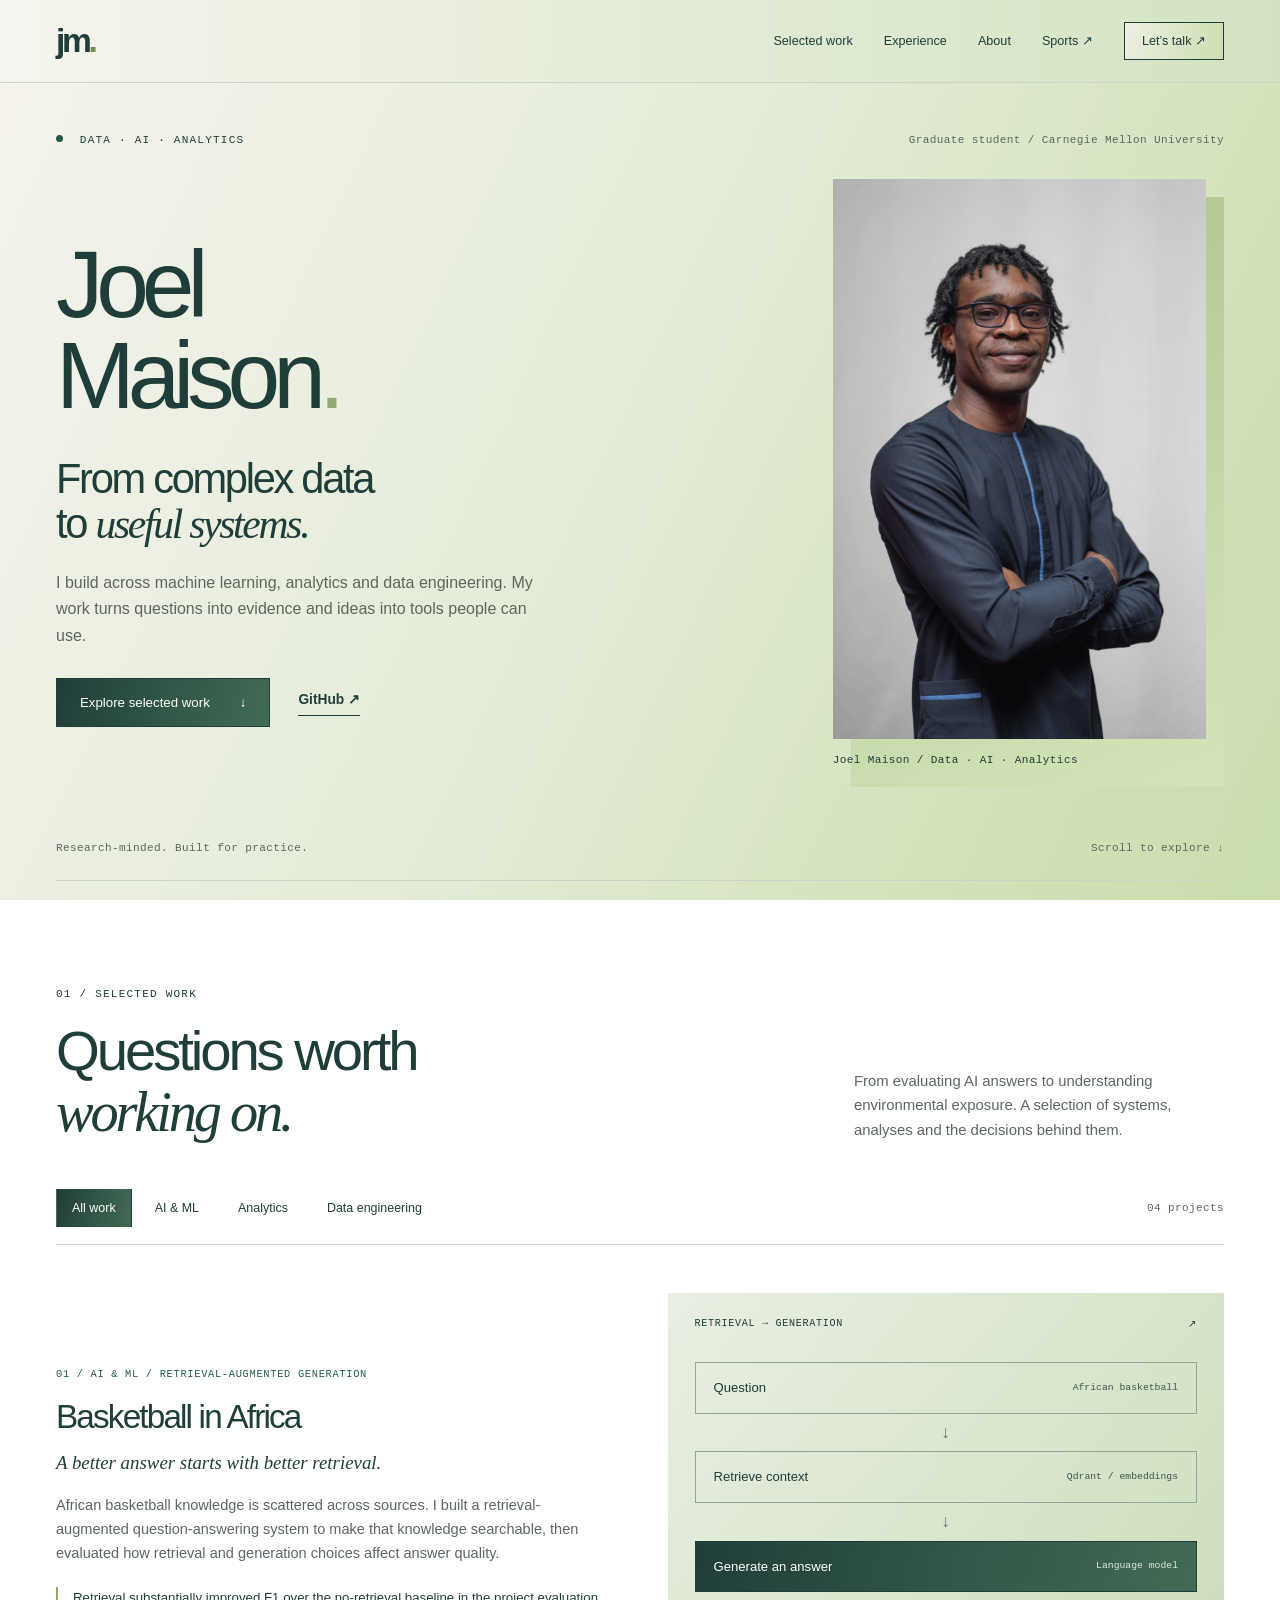
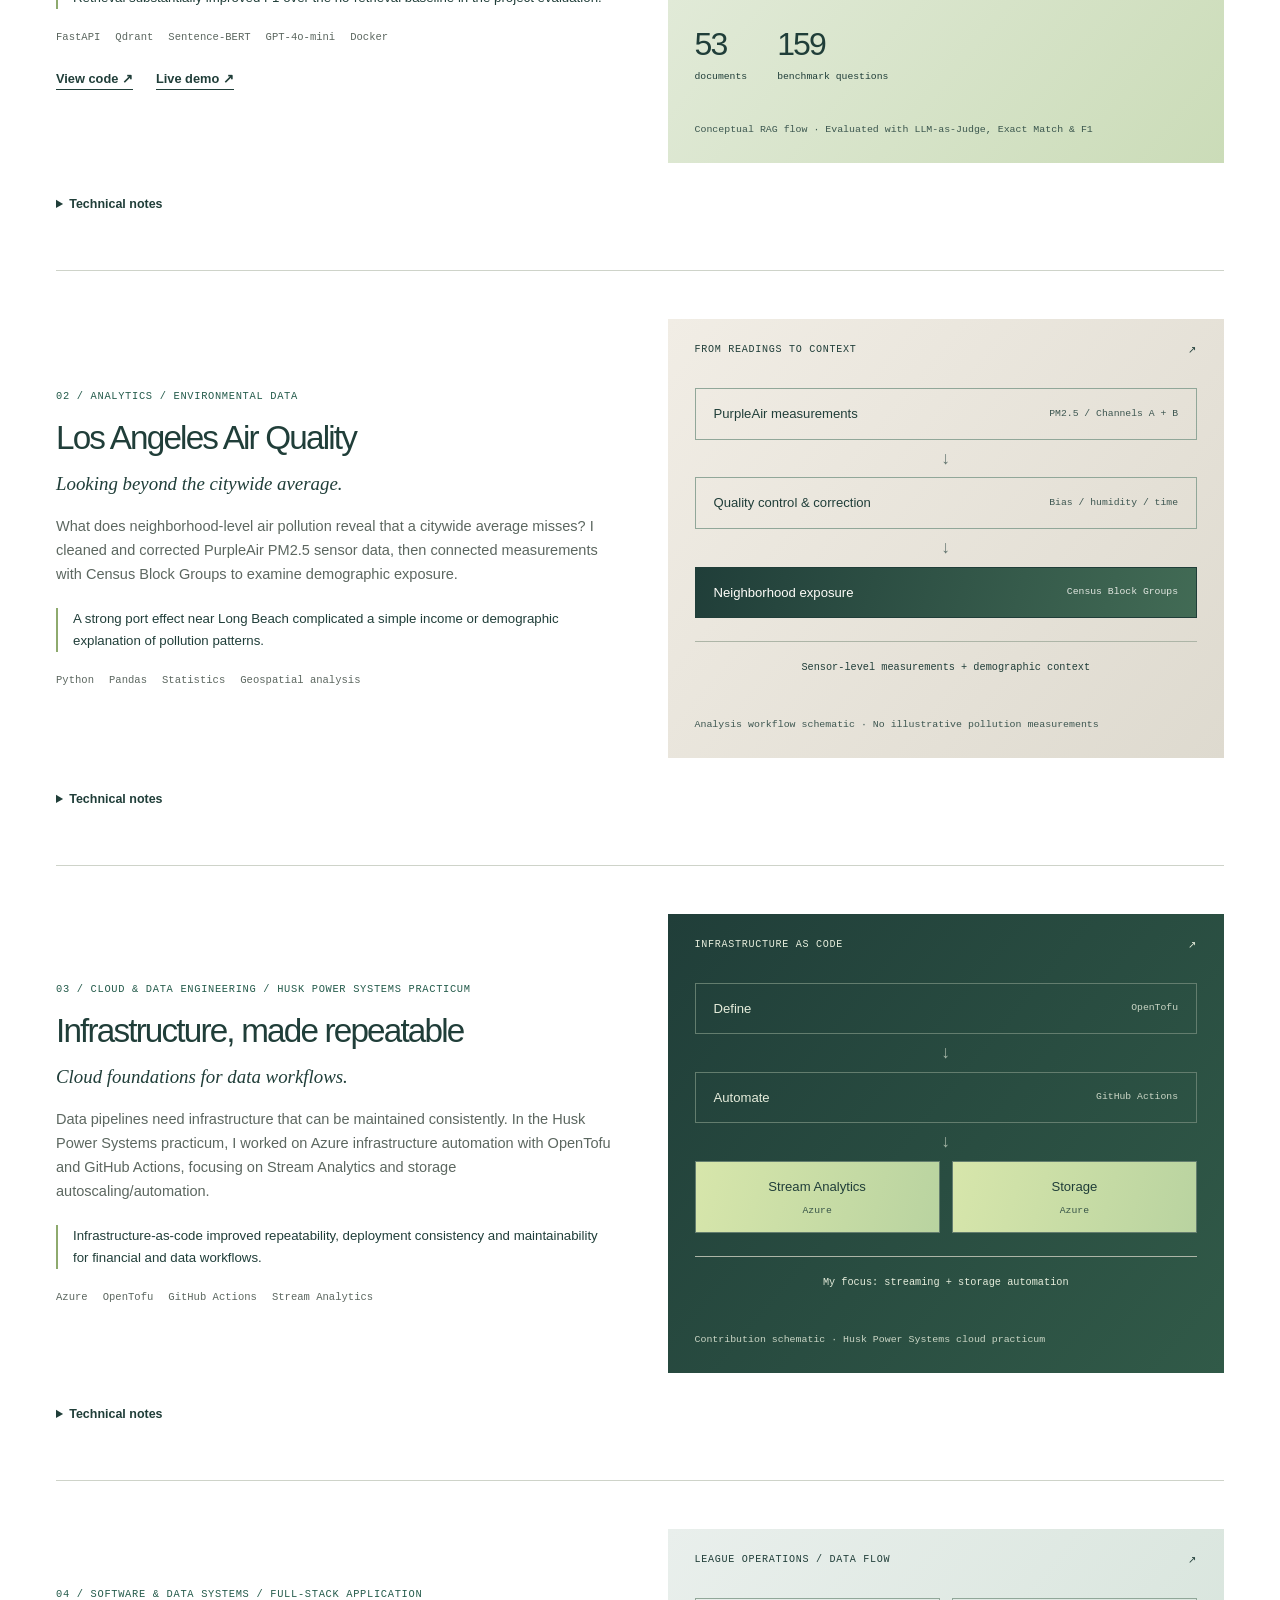
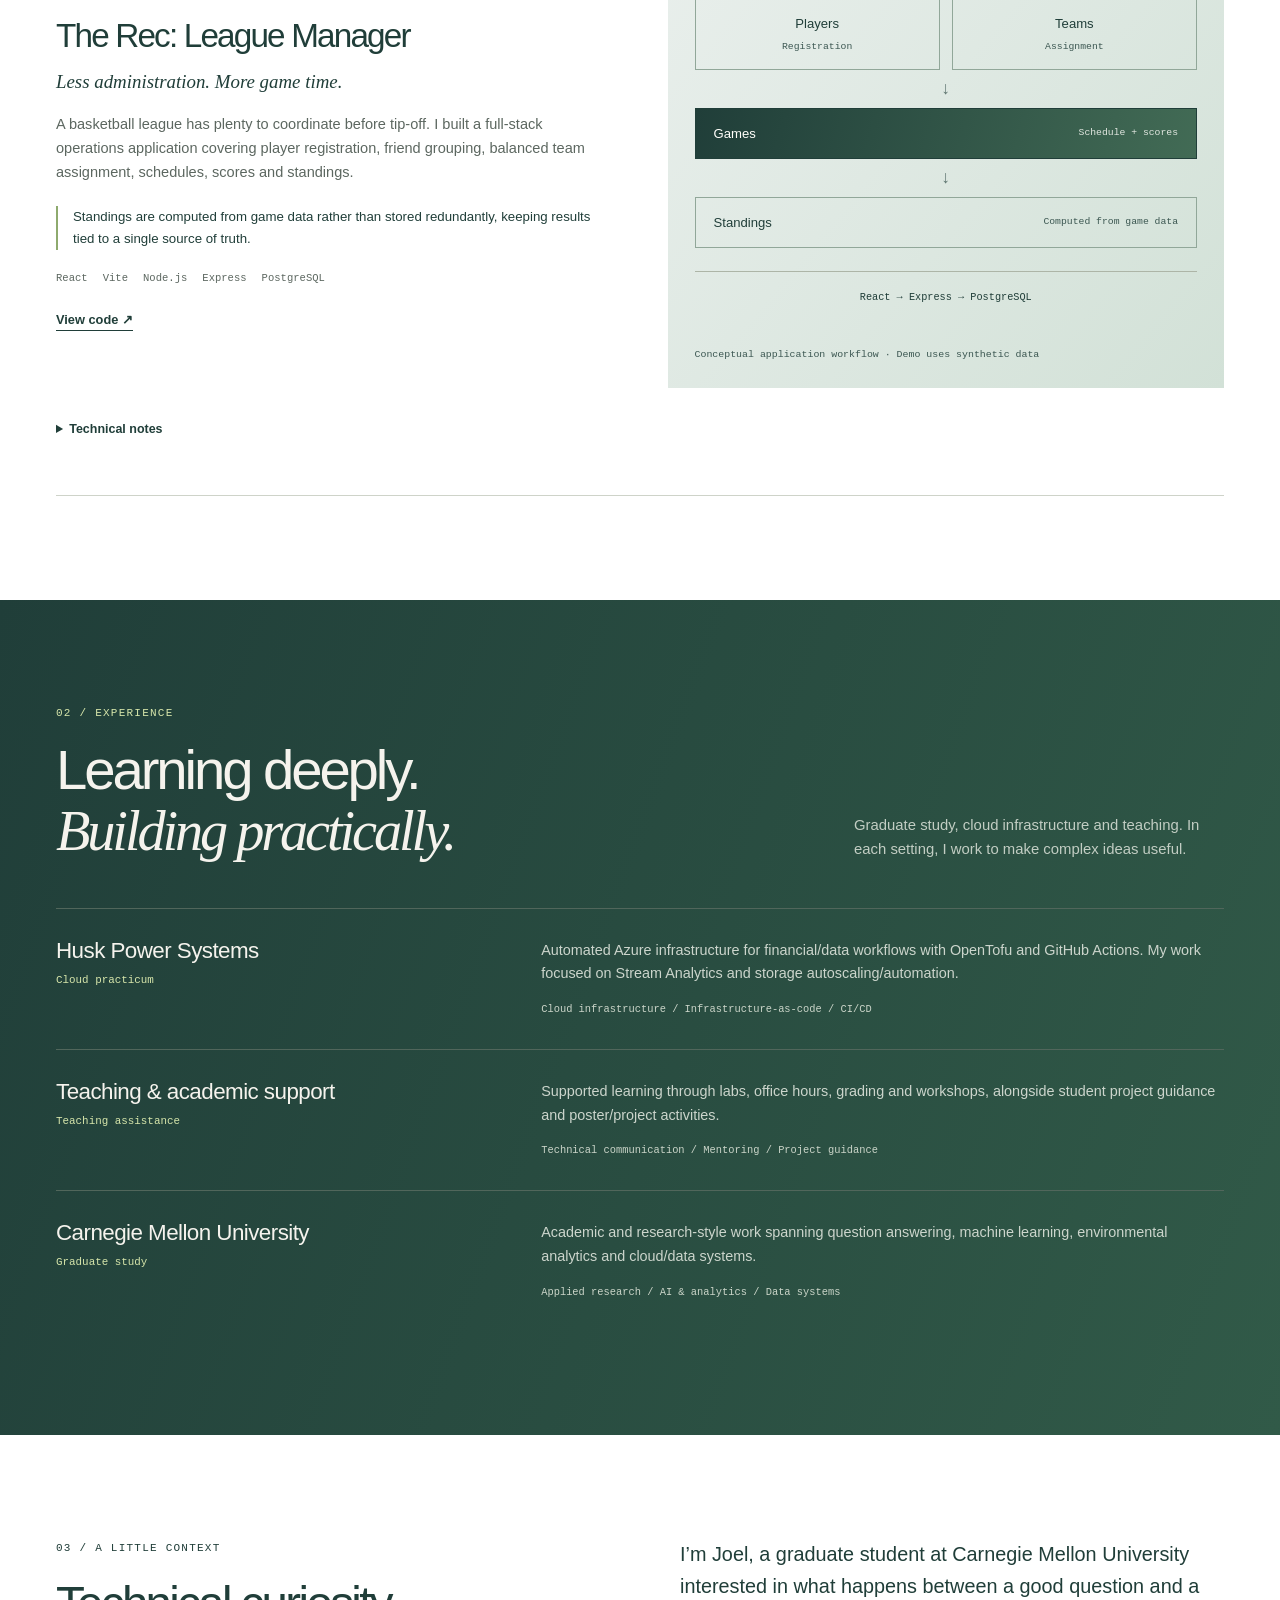
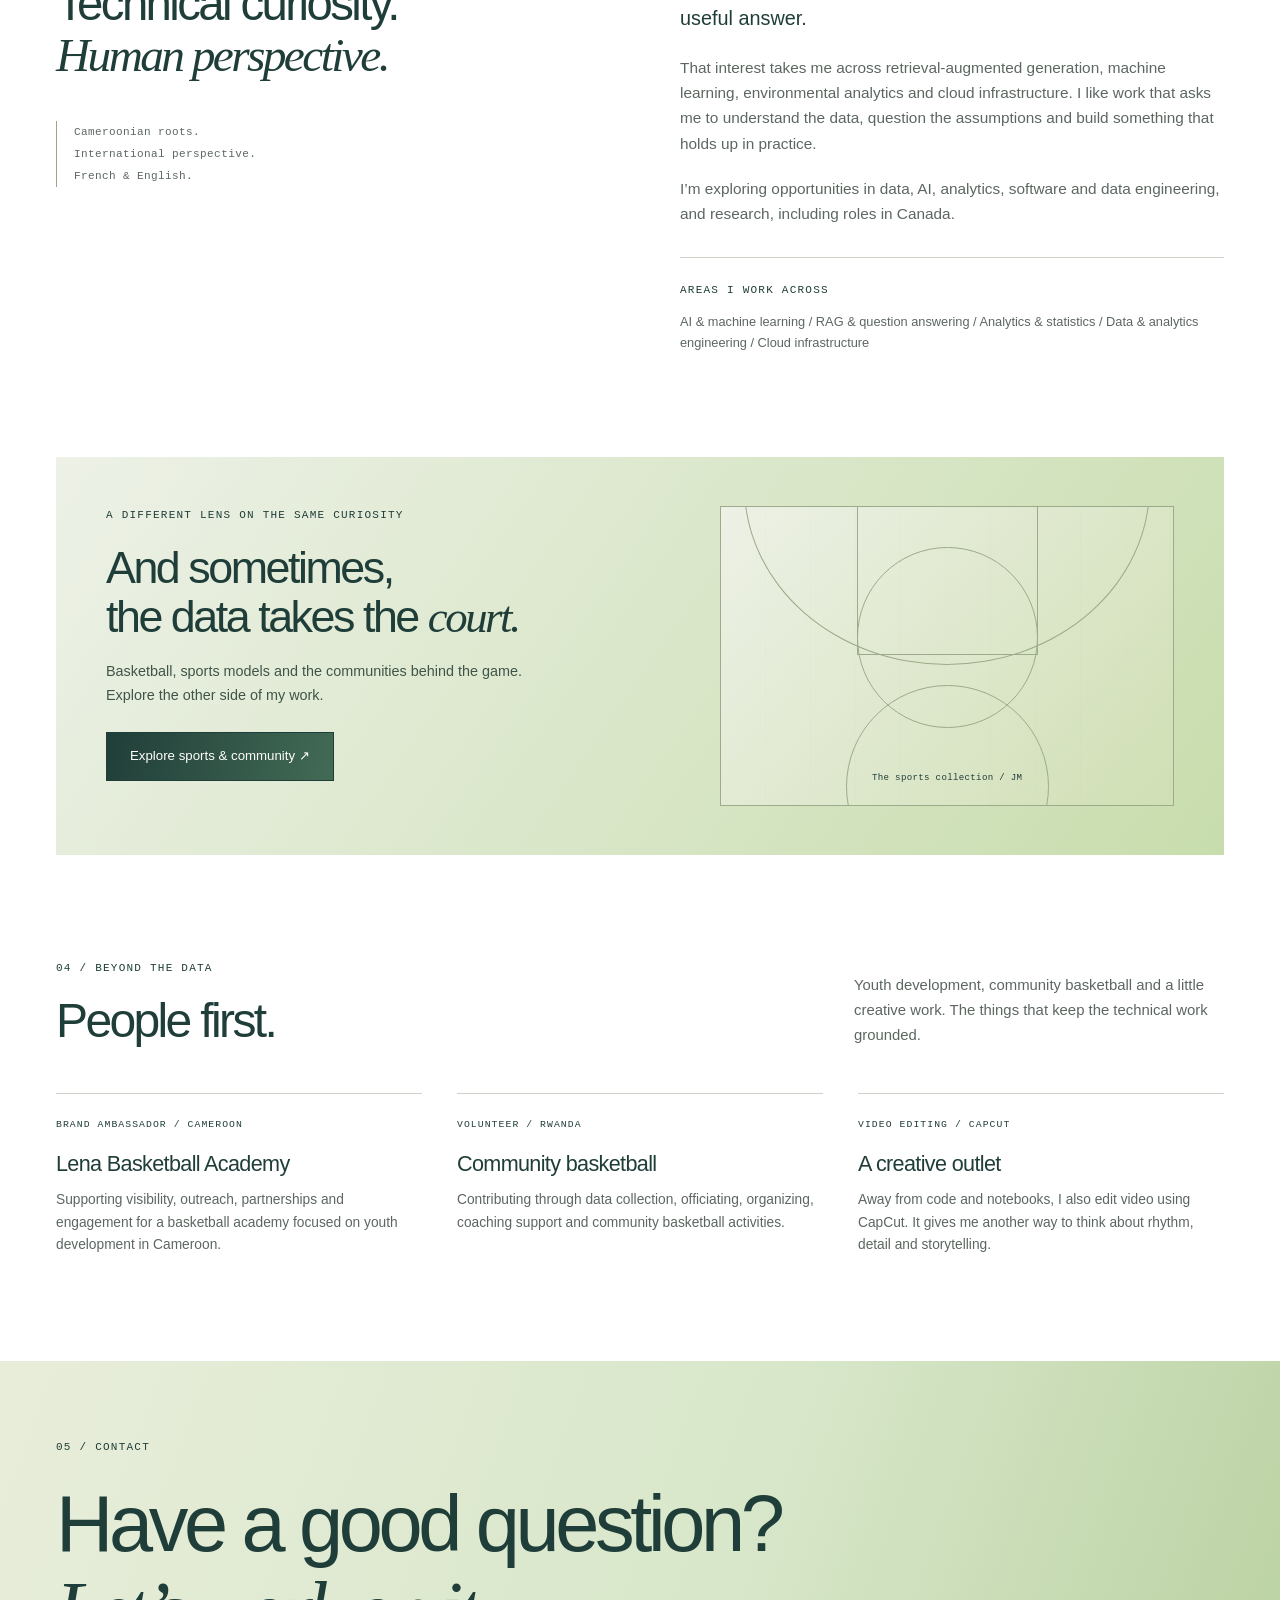
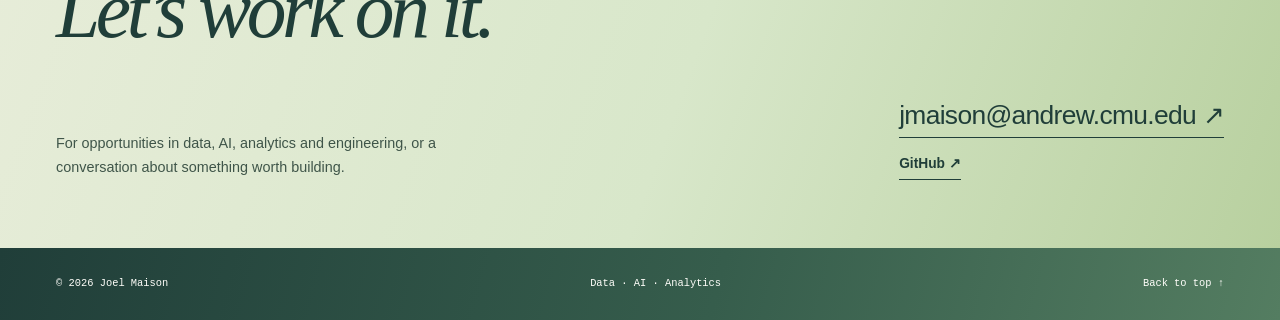
<file: index.html>
<!doctype html>
<html lang="en">
<head>
  <meta charset="utf-8">
  <meta name="viewport" content="width=device-width, initial-scale=1">
  <meta name="description" content="Joel Maison is a Carnegie Mellon graduate student building across data, AI and analytics. Work in RAG, environmental analytics and cloud infrastructure.">
  <meta name="theme-color" content="#f5f3ed">
  <title>Joel Maison | Data · AI · Analytics</title>
  <link rel="stylesheet" href="styles.css">
  <script src="data.js" defer></script><script src="app.js" defer></script>
</head>
<body>
  <a class="skip-link" href="#main">Skip to content</a>
  <header class="site-header"><div class="container nav-inner">
    <a class="brand" href="index.html" aria-label="Joel Maison, home">jm<span aria-hidden="true">.</span></a>
    <button class="menu-toggle" aria-expanded="false" aria-controls="navigation" hidden>Menu <span aria-hidden="true">+</span></button>
    <nav id="navigation" aria-label="Main navigation"><a href="#work">Selected work</a><a href="#experience">Experience</a><a href="#about">About</a><a href="sports.html">Sports ↗</a><a class="nav-contact" href="#contact">Let’s talk ↗</a></nav>
  </div></header>
  <main id="main">
    <section class="hero container" aria-labelledby="hero-title">
      <div class="hero-topline"><span class="eyebrow"><span class="status-dot" aria-hidden="true"></span> Data · AI · Analytics</span><span class="mono hero-location">Graduate student / Carnegie Mellon University</span></div>
      <div class="hero-grid">
        <div class="hero-intro"><h1 id="hero-title" aria-label="Joel Maison">Joel<br>Maison<span class="name-period">.</span></h1><h2>From complex data<br>to <em>useful systems.</em></h2><p>I build across machine learning, analytics and data engineering. My work turns questions into evidence and ideas into tools people can use.</p><div class="actions"><a class="button" href="#work">Explore selected work <span aria-hidden="true">↓</span></a><a class="text-link" href="https://github.com/joelmaison">GitHub ↗</a></div></div>
        <figure class="hero-portrait"><img src="assets/images/joel-studio-portrait.jpg" alt="Joel Maison in a dark shirt against a light background" decoding="async" fetchpriority="high" width="4000" height="6000"><figcaption class="mono">Joel Maison / Data · AI · Analytics</figcaption></figure>
      </div>
      <div class="hero-foot mono"><span>Research-minded. Built for practice.</span><a href="#work">Scroll to explore ↓</a></div>
    </section>
    <section class="section container" id="work" aria-labelledby="work-title">
      <div class="section-heading"><div><span class="eyebrow">01 / Selected work</span><h2 id="work-title">Questions worth<br><em>working on.</em></h2></div><p>From evaluating AI answers to understanding environmental exposure. A selection of systems, analyses and the decisions behind them.</p></div>
      <div class="work-toolbar"><div class="filters" role="group" aria-label="Filter selected projects"><button class="filter" data-filter="all" aria-pressed="true">All work</button><button class="filter" data-filter="ai" aria-pressed="false">AI & ML</button><button class="filter" data-filter="analytics" aria-pressed="false">Analytics</button><button class="filter" data-filter="engineering" aria-pressed="false">Data engineering</button></div><span id="project-count" class="mono" role="status" aria-live="polite"></span></div>
      <div id="project-list"></div>
      <noscript><p>Project summaries require JavaScript. Explore the <a href="https://github.com/joelmaison/afriball-rag">Basketball in Africa RAG system</a> and <a href="https://github.com/joelmaison/rec-league-app">The Rec league application</a> on GitHub, or enable JavaScript for the full portfolio.</p></noscript>
    </section>
    <section class="experience-section" id="experience" aria-labelledby="experience-title"><div class="container section"><div class="section-heading"><div><span class="eyebrow">02 / Experience</span><h2 id="experience-title">Learning deeply.<br><em>Building practically.</em></h2></div><p>Graduate study, cloud infrastructure and teaching. In each setting, I work to make complex ideas useful.</p></div><div id="experience-list"></div></div></section>
    <section class="section container about-section" id="about" aria-labelledby="about-title"><div><span class="eyebrow">03 / A little context</span><h2 id="about-title">Technical curiosity.<br><em>Human perspective.</em></h2><div class="about-note mono">Cameroonian roots.<br>International perspective.<br>French & English.</div></div><div class="about-copy"><p class="lead">I’m Joel, a graduate student at Carnegie Mellon University interested in what happens between a good question and a useful answer.</p><p>That interest takes me across retrieval-augmented generation, machine learning, environmental analytics and cloud infrastructure. I like work that asks me to understand the data, question the assumptions and build something that holds up in practice.</p><p>I’m exploring opportunities in data, AI, analytics, software and data engineering, and research, including roles in Canada.</p><div class="focus-list"><span class="eyebrow">Areas I work across</span><p>AI & machine learning / RAG & question answering / Analytics & statistics / Data & analytics engineering / Cloud infrastructure</p></div></div></section>
    <section class="sports-path container" aria-labelledby="sports-path-title"><div><span class="eyebrow">A different lens on the same curiosity</span><h2 id="sports-path-title">And sometimes,<br>the data takes the <em>court.</em></h2><p>Basketball, sports models and the communities behind the game. Explore the other side of my work.</p><a class="button" href="sports.html">Explore sports & community ↗</a></div><div class="court-art" aria-hidden="true"><div class="court-line"></div><div class="court-circle"></div><div class="court-key"></div><span class="mono">The sports collection / JM</span></div></section>
    <section class="section container" id="community" aria-labelledby="community-title"><div class="section-heading compact"><div><span class="eyebrow">04 / Beyond the data</span><h2 id="community-title">People first.</h2></div><p>Youth development, community basketball and a little creative work. The things that keep the technical work grounded.</p></div><div id="community-list" class="community-list" data-view="compact"></div></section>
    <section class="contact-section" id="contact" aria-labelledby="contact-title"><div class="container"><span class="eyebrow">05 / Contact</span><h2 id="contact-title">Have a good question?<br><em>Let’s work on it.</em></h2><div class="contact-bottom"><p>For opportunities in data, AI, analytics and engineering, or a conversation about something worth building.</p><div class="contact-links" data-contact-links><a class="email-link" href="mailto:jmaison@andrew.cmu.edu">jmaison@andrew.cmu.edu ↗</a><a class="text-link" href="https://github.com/joelmaison">GitHub ↗</a></div></div></div></section>
  </main>
  <footer class="site-footer"><div class="container footer-inner"><span>© <span data-year>2026</span> Joel Maison</span><span>Data · AI · Analytics</span><a href="#main">Back to top ↑</a></div></footer>
</body>
</html>
</file>
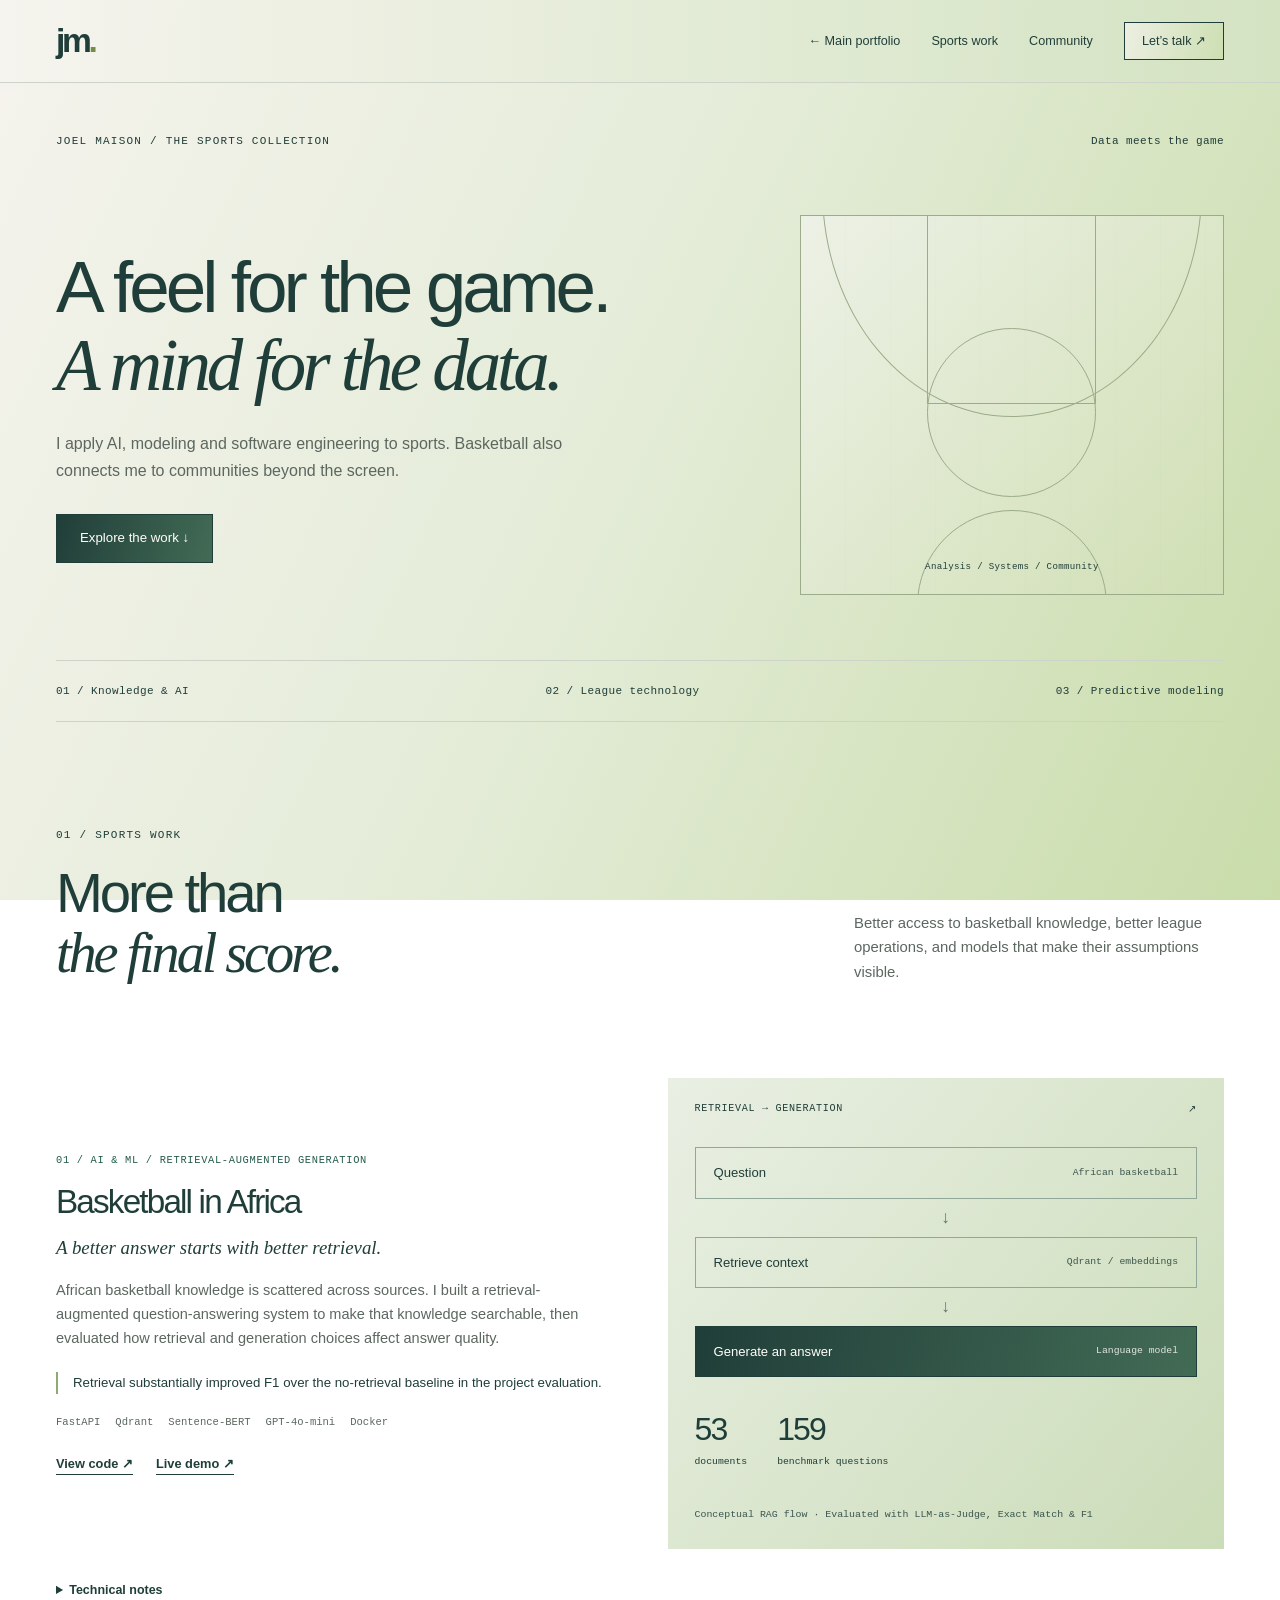
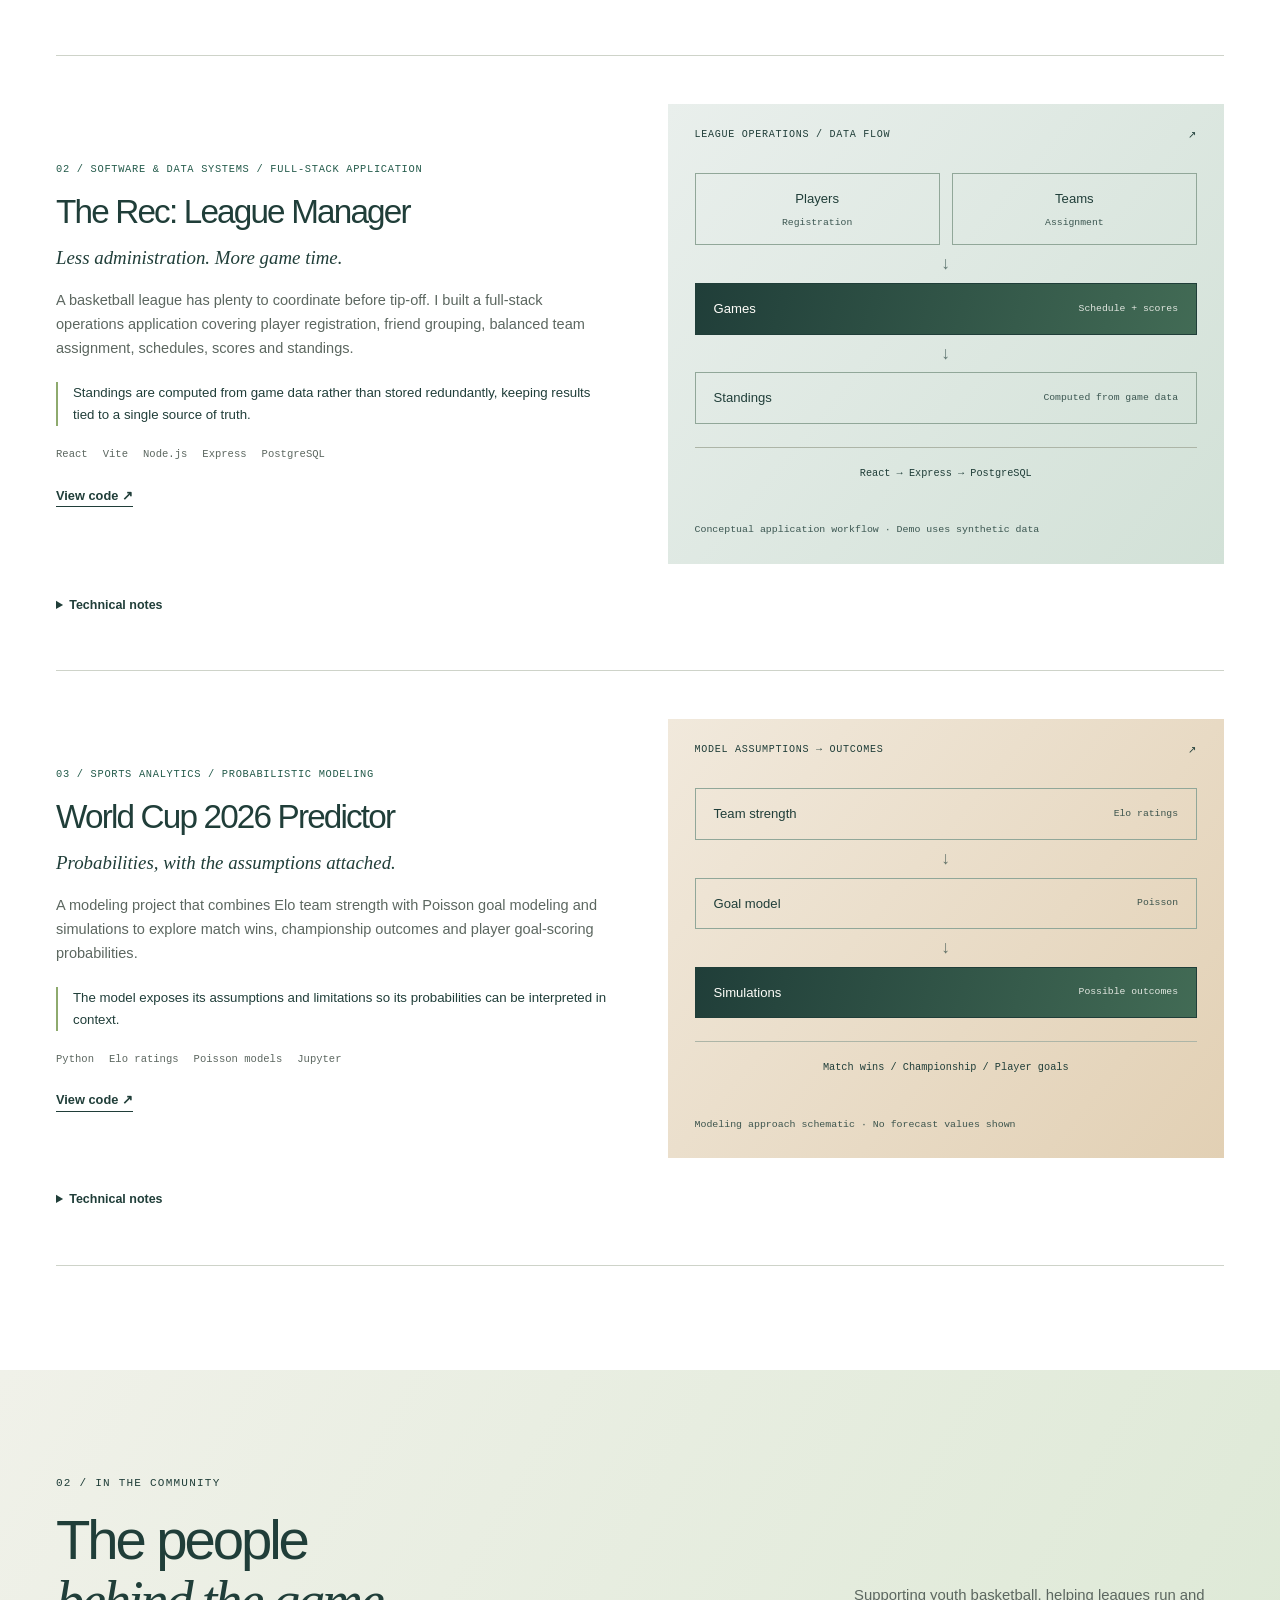
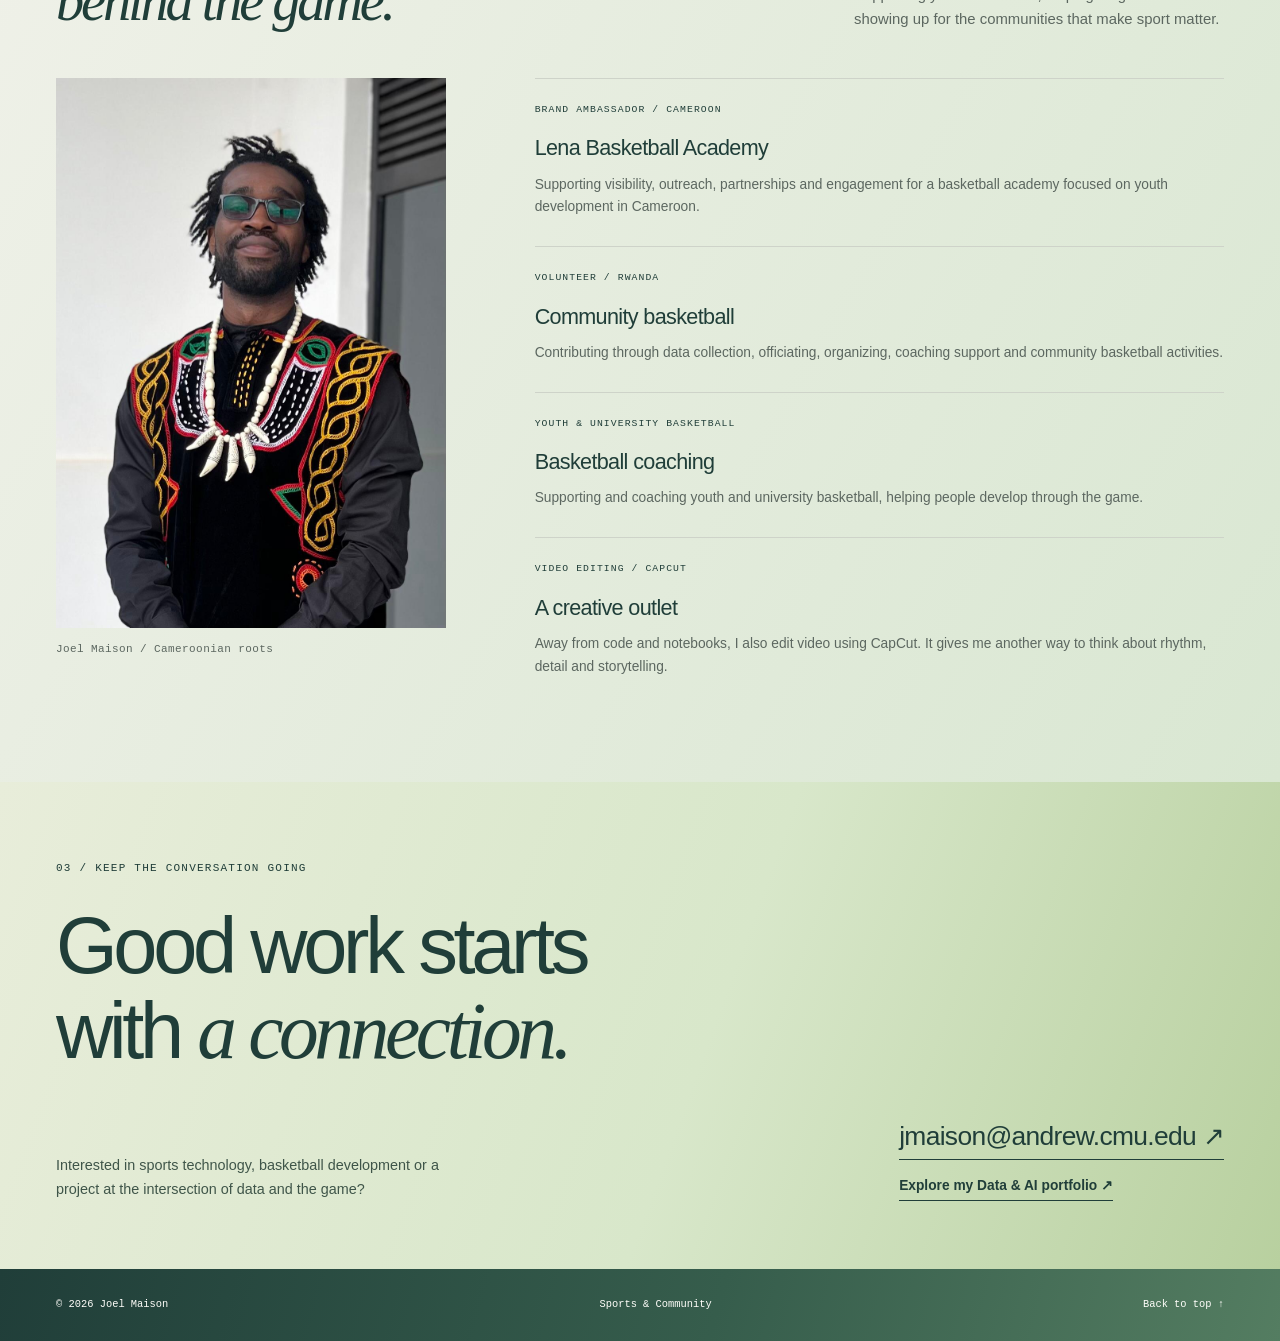
<file: sports.html>
<!doctype html>
<html lang="en">
<head>
  <meta charset="utf-8"><meta name="viewport" content="width=device-width, initial-scale=1">
  <meta name="description" content="Joel Maison’s sports collection: African basketball RAG, league software, World Cup modeling and community basketball.">
  <meta name="theme-color" content="#f5f3ed">
  <title>Sports & Community | Joel Maison</title>
  <link rel="stylesheet" href="styles.css">
  <script src="data.js" defer></script><script src="app.js" defer></script>
</head>
<body class="sports-page">
  <a class="skip-link" href="#main">Skip to content</a>
  <header class="site-header"><div class="container nav-inner"><a class="brand" href="index.html" aria-label="Joel Maison, main portfolio">jm<span aria-hidden="true">.</span></a><button class="menu-toggle" aria-expanded="false" aria-controls="navigation" hidden>Menu <span aria-hidden="true">+</span></button><nav id="navigation" aria-label="Main navigation"><a href="index.html">← Main portfolio</a><a href="#projects">Sports work</a><a href="#community">Community</a><a class="nav-contact" href="#contact">Let’s talk ↗</a></nav></div></header>
  <main id="main">
    <section class="sports-hero container" aria-labelledby="sports-title"><div class="hero-topline"><span class="eyebrow">Joel Maison / The sports collection</span><span class="mono">Data meets the game</span></div><div class="sports-hero-grid"><div><h1 id="sports-title">A feel for the game.<br><em>A mind for the data.</em></h1><p>I apply AI, modeling and software engineering to sports. Basketball also connects me to communities beyond the screen.</p><a class="button" href="#projects">Explore the work ↓</a></div><div class="court-art" aria-hidden="true"><div class="court-line"></div><div class="court-circle"></div><div class="court-key"></div><span class="mono">Analysis / Systems / Community</span></div></div><div class="sports-index mono"><span>01 / Knowledge & AI</span><span>02 / League technology</span><span>03 / Predictive modeling</span></div></section>
    <section class="section container" id="projects" aria-labelledby="projects-title"><div class="section-heading"><div><span class="eyebrow">01 / Sports work</span><h2 id="projects-title">More than<br><em>the final score.</em></h2></div><p>Better access to basketball knowledge, better league operations, and models that make their assumptions visible.</p></div><div id="sports-projects"></div><noscript><p>Enable JavaScript to see project stories, or <a href="https://github.com/joelmaison">browse my GitHub projects</a>.</p></noscript></section>
    <section class="community-section" id="community" aria-labelledby="community-title"><div class="section container"><div class="section-heading"><div><span class="eyebrow">02 / In the community</span><h2 id="community-title">The people<br><em>behind the game.</em></h2></div><p>Supporting youth basketball, helping leagues run and showing up for the communities that make sport matter.</p></div><div class="sports-community-layout"><figure class="community-portrait"><img src="assets/images/joel-cultural-portrait.jpeg" alt="Joel Maison wearing traditional Cameroonian clothing" loading="lazy" decoding="async" width="981" height="1633"><figcaption class="mono">Joel Maison / Cameroonian roots</figcaption></figure><div id="community-list" class="community-list"></div></div></div></section>
    <section class="contact-section" id="contact" aria-labelledby="contact-title"><div class="container"><span class="eyebrow">03 / Keep the conversation going</span><h2 id="contact-title">Good work starts<br>with <em>a connection.</em></h2><div class="contact-bottom"><p>Interested in sports technology, basketball development or a project at the intersection of data and the game?</p><div class="contact-links" data-contact-links><a class="email-link" href="mailto:jmaison@andrew.cmu.edu">jmaison@andrew.cmu.edu ↗</a><a class="text-link" href="index.html">Explore my Data & AI portfolio ↗</a></div></div></div></section>
  </main>
  <footer class="site-footer"><div class="container footer-inner"><span>© <span data-year>2026</span> Joel Maison</span><span>Sports & Community</span><a href="#main">Back to top ↑</a></div></footer>
</body>
</html>
</file>
<file: styles.css>
/* Joel Maison: shared editorial design system */

/* Tokens and foundations */
:root{--paper:#f5f3ed;--sage:#c9dcaa;--ink:#203e39;--muted:#5c6760;--line:#ced3c9;--accent:#245b4b;--lime:#d7e6ab;--white:#fffefa;--serif:Georgia,"Times New Roman",serif;--mono:"SFMono-Regular",Consolas,"Liberation Mono",monospace;--sans:"Segoe UI",Arial,sans-serif}
*{box-sizing:border-box}
html{scroll-behavior:smooth;scroll-padding-top:100px}
body{margin:0;background:linear-gradient(115deg,var(--paper) 0%,#e4ecd8 48%,var(--sage) 100%) fixed;color:var(--ink);font-family:var(--sans);font-size:16px;line-height:1.65;-webkit-font-smoothing:antialiased}
a{color:inherit;text-underline-offset:5px}
button{font:inherit;color:inherit;cursor:pointer}
a,button,summary{-webkit-tap-highlight-color:transparent}
button,a{touch-action:manipulation}
:focus-visible{outline:3px solid #b45d29;outline-offset:5px}
::selection{background:var(--lime);color:var(--ink)}
[hidden]{display:none!important}
.sr-only{position:absolute;width:1px;height:1px;padding:0;margin:-1px;overflow:hidden;clip:rect(0,0,0,0);white-space:nowrap;border:0}
.container{width:min(1240px,calc(100% - 112px));margin-inline:auto}
h1,h2,h3,p,figure{margin:0}
h1,h2,h3{font-weight:500;line-height:1.08;letter-spacing:-.055em;text-wrap:balance}
h2{font-size:clamp(2.5rem,4.4vw,4.1rem)}
em{font-family:var(--serif);font-weight:400}
p{color:var(--muted)}
.mono,.eyebrow{font-family:var(--mono);font-size:.69rem;letter-spacing:.035em}
.eyebrow{text-transform:uppercase;letter-spacing:.11em;display:block;font-weight:500}
.section{padding-block:104px}
.skip-link{position:fixed;left:20px;top:-100px;z-index:100;background:var(--ink);color:white;padding:12px 24px}
.skip-link:focus{top:12px}
.text-link{font-size:.86rem;font-weight:600;text-decoration:none;border-bottom:1px solid currentColor;padding-bottom:3px;align-self:center}
.text-link:hover{color:var(--accent)}
.button{display:inline-flex;justify-content:center;align-items:center;gap:30px;min-height:49px;padding:12px 23px;background:linear-gradient(105deg,var(--ink),#426b55);color:var(--white);text-decoration:none;font-size:.83rem;border:1px solid var(--ink);transition:transform .2s,filter .2s}
.button:hover{filter:brightness(1.12);transform:translateY(-2px)}
.actions{display:flex;gap:28px;align-items:center;flex-wrap:wrap}

/* Navigation */
.site-header{position:sticky;top:0;z-index:20;background:linear-gradient(90deg,rgba(245,243,237,.96),rgba(211,227,194,.96));border-bottom:1px solid var(--line)}
.nav-inner{min-height:82px;display:flex;align-items:center;justify-content:space-between;gap:25px}
.brand{font-size:2.1rem;font-weight:750;letter-spacing:-.1em;line-height:1;text-decoration:none}
.brand span{color:#738c48}
nav{display:flex;gap:31px;align-items:center}
nav a{font-size:.79rem;text-decoration:none;transition:color .2s}
nav a:hover{color:#7b4b22;text-decoration:underline}
nav .nav-contact{border:1px solid var(--ink);padding:8px 17px;background:linear-gradient(105deg,rgba(245,243,237,.7),rgba(201,220,170,.75))}
.menu-toggle{border:1px solid var(--line);background:linear-gradient(105deg,#f5f3ed,#d9e8c6);padding:8px 12px;font-size:.8rem}

/* Intro */
.hero{padding-top:48px}
.hero-topline{display:flex;justify-content:space-between;gap:20px;align-items:center}
.status-dot{display:inline-block;width:7px;height:7px;background:var(--accent);border-radius:50%;margin:0 9px 1px 0}
.hero-location{color:var(--muted)}
.hero h1{font-size:clamp(4.4rem,7.4vw,7.2rem);letter-spacing:-.075em;line-height:.96;margin:0 0 36px}
.name-period{color:#91a96e}
.hero-grid{display:grid;grid-template-columns:minmax(0,1.15fr) minmax(0,.85fr);gap:85px;align-items:center;margin-top:30px}
.hero-intro h2{font-size:clamp(1.9rem,3.25vw,3rem)}
.hero-intro p{font-size:1rem;max-width:490px;margin:23px 0 29px}
.hero-portrait{position:relative;max-width:500px;margin-left:auto;align-self:start;padding:0 18px 18px 0}
.hero-portrait::before{content:"";position:absolute;inset:18px 0 0 18px;background:linear-gradient(155deg,#a9c28a,#d5e5ba)}
.hero-portrait img{position:relative;display:block;width:100%;height:560px;object-fit:cover;object-position:center 29%;background:#e8e8e8;filter:brightness(.9) contrast(.94) saturate(.98)}
.hero-portrait figcaption{position:relative;color:var(--ink);padding-top:12px}
.hero-foot{display:flex;justify-content:space-between;border-bottom:1px solid var(--line);padding:40px 0 22px;margin-top:12px;color:var(--muted)}
.hero-foot a{text-decoration:none}

/* Work and project stories */
.section-heading{display:flex;justify-content:space-between;align-items:flex-end;gap:60px;margin-bottom:46px}
.section-heading h2{margin-top:18px}
.section-heading>p{max-width:370px;font-size:.93rem}
.work-toolbar{display:flex;align-items:center;justify-content:space-between;gap:20px;border-bottom:1px solid var(--line);padding-bottom:17px}
.filters{display:flex;flex-wrap:wrap;gap:7px}
.filter{background:transparent;border:1px solid transparent;padding:8px 15px;font-size:.78rem}
.filter:hover{border-color:var(--line)}
.filter[aria-pressed="true"]{background:linear-gradient(105deg,var(--ink),#426b55);color:var(--white)}
#project-count{white-space:nowrap;color:var(--muted)}
.project{padding:48px 0;border-bottom:1px solid var(--line)}
.project-layout{display:grid;grid-template-columns:1fr 1fr;gap:55px;align-items:center}
.project-layout:not(:has(.project-visual)){grid-template-columns:1fr;max-width:760px}
.project-meta{font: .65rem/1.6 var(--mono);text-transform:uppercase;letter-spacing:.065em;color:var(--accent);margin-bottom:16px}
.project h3{font-size:clamp(1.8rem,2.6vw,2.6rem);margin-bottom:12px}
.project-subtitle{font-family:var(--serif);font-size:1.18rem;color:var(--ink);font-style:italic;margin-bottom:15px}
.project-summary{font-size:.91rem}
.project-outcome{border-left:2px solid #8eaa6e;padding-left:15px;font-size:.83rem;margin-top:22px;color:var(--ink)}
.stack{display:flex;flex-wrap:wrap;list-style:none;padding:0;margin:20px 0 0;gap:5px 15px}
.stack li{font: .66rem/1.6 var(--mono);color:var(--muted)}
.project-links{display:flex;gap:23px;margin-top:22px;flex-wrap:wrap}
.project-links a{font-size:.8rem;font-weight:600;text-decoration:none;border-bottom:1px solid var(--ink)}
.project-visual{background:linear-gradient(130deg,#e9efe6,#d5e4d4);align-self:stretch;min-height:360px;display:flex;flex-direction:column;padding:25px 27px;position:relative;overflow:hidden}
.visual-label{font: .63rem var(--mono);text-transform:uppercase;letter-spacing:.07em;display:flex;justify-content:space-between;gap:10px}
.project-visual figcaption{font: .62rem/1.65 var(--mono);margin-top:auto;opacity:.85;padding-top:20px}
.diagram-body{flex:1;display:flex;flex-direction:column;justify-content:center;padding:32px 0 20px;gap:10px}
.diagram-node{border:1px solid #91a799;padding:14px 18px;font-size:.82rem;display:flex;justify-content:space-between;gap:12px;align-items:center}
.diagram-node small{font: .61rem/1.5 var(--mono);opacity:.85;text-align:right}
.diagram-arrow{font-size:1.1rem;line-height:1;text-align:center;opacity:.65}
.diagram-node.accent-node{background:linear-gradient(105deg,var(--ink),#426b55);color:var(--white);border-color:var(--ink)}
.diagram-stats{display:flex;gap:30px;padding-top:16px}
.diagram-stats strong{font-size:2rem;letter-spacing:-.06em;font-weight:500}
.diagram-stats span{font: .61rem var(--mono);display:block}
.visual-rag{background:linear-gradient(130deg,#e9efe3,#cbdcb8)}
.visual-air{background:linear-gradient(130deg,#f1ede5,#dedacf)}
.visual-cloud{background:linear-gradient(130deg,var(--ink),#315a48);color:#e6eddc}
.visual-cloud .diagram-node{border-color:#637d6e}
.visual-cloud .accent-node{background:linear-gradient(105deg,#d7e6ab,#b9d3a0);color:var(--ink)}
.visual-league{background:linear-gradient(130deg,#e9efec,#d2e1d7)}
.visual-model{background:linear-gradient(130deg,#f1e9dc,#e2d0b4)}
.split-nodes{display:grid;grid-template-columns:1fr 1fr;gap:12px}
.split-nodes .diagram-node{display:block;text-align:center}
.split-nodes small{display:block;text-align:center;margin-top:6px}
.visual-note{font: .64rem/1.7 var(--mono);text-align:center;border-top:1px solid #adb5a7;padding-top:17px;margin-top:13px}
.project-visual.has-image{padding:0;background:#e9e7df}
.project-visual img{width:100%;height:auto;object-fit:contain;display:block;margin:auto}
.project-visual.has-image figcaption{padding:15px 20px;margin-top:0}
.project-details{margin-top:24px}
.project-details summary{cursor:pointer;width:fit-content;font-size:.78rem;font-weight:600;padding:7px 0;text-underline-offset:4px}
.project-details summary:hover{text-decoration:underline}
.detail-grid{display:grid;grid-template-columns:repeat(auto-fit,minmax(220px,1fr));gap:28px;background:linear-gradient(115deg,#f0f0e9,#dce8d5);padding:27px;margin-top:14px}
.detail-grid h4{margin:0 0 10px;font: .7rem var(--mono);text-transform:uppercase}
.detail-grid p{font-size:.86rem}

/* Experience and background */
.experience-section{background:linear-gradient(110deg,var(--ink),#315a48);color:var(--paper)}
.experience-section .eyebrow{color:var(--lime)}
.experience-section .section-heading>p{color:#c2cdc3}
.exp-row{display:grid;grid-template-columns:.8fr 1.3fr;gap:65px;padding:30px 0;border-top:1px solid #51665b}
.exp-row h3{font-size:1.4rem;letter-spacing:-.025em}
.exp-role{display:block;margin-top:11px;font: .68rem var(--mono);color:var(--lime)}
.exp-row p{color:#ccd5cc;font-size:.9rem}
.exp-tags{display:block;margin-top:14px;color:#cbd5c9;font: .65rem/1.8 var(--mono)}
.about-section{display:grid;grid-template-columns:1fr 1fr;gap:80px}
.about-section h2{margin-top:20px;font-size:clamp(2.2rem,3.7vw,3.6rem)}
.about-note{border-left:1px solid #97a887;padding-left:17px;margin-top:40px;color:var(--muted);line-height:2}
.about-copy p{margin-bottom:20px;font-size:.96rem}
.about-copy .lead{font-size:1.24rem;color:var(--ink);line-height:1.6}
.focus-list{border-top:1px solid var(--line);padding-top:23px;margin-top:30px}
.focus-list p{font-size:.8rem;margin:12px 0 0}
.sports-path{display:grid;grid-template-columns:1.2fr 1fr;gap:70px;background:linear-gradient(125deg,#edf1e7,#c8ddad);padding:49px 50px;overflow:hidden}
.sports-path h2{font-size:clamp(2rem,3.5vw,3.2rem);margin:19px 0}
.sports-path p{font-size:.9rem;max-width:440px;margin-bottom:24px;color:#3f5549}
.court-art{min-height:300px;position:relative;border:1px solid #9cab89;overflow:hidden;align-self:stretch;background:repeating-linear-gradient(90deg,transparent,transparent 44px,#9cab8912 45px),linear-gradient(130deg,#edf1e6,#d0dfb4)}
.court-line{position:absolute;border:1px solid #9cab89;width:90%;height:120%;border-radius:50%;left:5%;top:-67%}
.court-circle{position:absolute;width:45%;aspect-ratio:1;border:1px solid #9cab89;left:27.5%;bottom:-28%;border-radius:50%}
.court-key{position:absolute;width:40%;height:50%;border:1px solid #9cab89;left:30%;top:-1px}
.court-key:after{content:"";position:absolute;width:100%;aspect-ratio:1;border:1px solid #9cab89;border-radius:50%;bottom:-50%;left:-1px}
.court-art>span{position:absolute;bottom:20px;left:0;right:0;text-align:center;font-size:.57rem}
.compact h2{font-size:3rem}
.community-list{display:grid;grid-template-columns:repeat(3,1fr);gap:35px}
.community-item{border-top:1px solid var(--line);padding-top:22px}
.community-item .eyebrow{font-size:.61rem;line-height:1.8}
.community-item h3{font-size:1.35rem;letter-spacing:-.03em;margin:18px 0 14px}
.community-item p{font-size:.86rem}

/* Contact and footer */
.contact-section{background:linear-gradient(110deg,#e8edda 0%,#d8e7ca 55%,#b8d09f 100%);padding:77px 0 68px}
.contact-section h2{font-size:clamp(2.8rem,6.2vw,6rem);margin:25px 0 40px}
.contact-bottom{display:flex;justify-content:space-between;align-items:flex-end;gap:45px}
.contact-bottom>p{max-width:395px;font-size:.9rem}
.contact-section p{color:#3f5549}
.contact-links{display:flex;flex-direction:column;align-items:flex-start;gap:15px}
.contact-links .text-link{align-self:flex-start}
.email-link{font-size:clamp(1rem,2.2vw,1.65rem);letter-spacing:-.025em;text-decoration:none;border-bottom:1px solid var(--ink);overflow-wrap:anywhere}
.site-footer{background:linear-gradient(105deg,var(--ink) 0%,#365d4c 56%,#547d61 100%);color:var(--white)}
.footer-inner{display:flex;justify-content:space-between;gap:20px;padding-block:27px;font: .65rem/1.7 var(--mono)}
.site-footer a{text-decoration:none;color:inherit}
.site-footer a:hover{text-decoration:underline}

/* Sports collection */
.sports-hero{padding-top:49px}
.sports-hero-grid{display:grid;grid-template-columns:1.6fr 1fr;gap:65px;align-items:center;padding:65px 0}
.sports-hero h1{font-size:clamp(3rem,5.7vw,5.5rem)}
.sports-hero p{max-width:550px;margin:25px 0 30px}
.sports-hero .court-art{min-height:380px}
.sports-index{display:flex;justify-content:space-between;gap:20px;border-block:1px solid var(--line);padding-block:21px}
.community-section{background:linear-gradient(120deg,#f0f1e9,#d9e7d2)}
.sports-page .community-list{grid-template-columns:repeat(2,1fr);gap:40px 65px}
.sports-community-layout{display:grid;grid-template-columns:minmax(0,.75fr) minmax(0,1.25fr);gap:65px;align-items:start}
.sports-community-layout .community-list{grid-template-columns:1fr;gap:27px}
.community-portrait{max-width:390px}
.community-portrait img{display:block;width:100%;height:auto;max-height:550px;object-fit:cover;object-position:center top}
.community-portrait figcaption{padding-top:12px;color:var(--muted)}

/* Responsive and motion preferences */
@media(min-width:1500px){.hero h1{font-size:7.2rem}}
@media(max-width:1100px){
  .container{width:calc(100% - 64px)}
  .hero-grid{gap:45px}.project-layout{gap:32px}
  .hero-location{font-size:.61rem}
  .section-heading{gap:30px}.section-heading>p{max-width:300px}
  .sports-path{padding:38px;gap:40px}
  .about-section{gap:45px}
}
@media(max-width:760px){
  html{scroll-padding-top:85px}
  .container{width:calc(100% - 40px)}
  .section{padding-block:65px}
  .nav-inner{min-height:69px;flex-wrap:wrap;padding-block:16px;gap:16px}
  .menu-toggle:not([hidden]){display:block}
  nav{width:100%;flex-wrap:wrap;gap:16px 24px;padding:8px 0 12px}
  .nav-enhanced nav{display:none}
  .nav-enhanced nav.is-open{display:flex}
  nav a{font-size:.85rem}
  .hero{padding-top:30px}.hero-topline{align-items:flex-start;gap:13px;flex-direction:column}
  .hero h1{font-size:clamp(3.7rem,13.2vw,5.8rem);margin:0 0 28px}
  .hero-grid{grid-template-columns:1fr;gap:35px;margin-top:32px}
  .hero-intro h2{font-size:2.4rem}.hero-intro p{max-width:550px}
  .hero-portrait{max-width:500px;width:100%;margin-inline:auto}
  .hero-portrait img{height:460px}
  .hero-foot{font-size:.6rem;margin-top:5px;padding-top:27px}
  .section-heading{display:block;margin-bottom:30px}
  .section-heading>p{max-width:500px;margin-top:24px}
  .section-heading h2{font-size:2.6rem}
  .work-toolbar{align-items:flex-start;flex-direction:column;gap:13px}
  .filter{padding:8px 11px}
  .project{padding:34px 0}
  .project-layout{grid-template-columns:1fr;gap:27px}
  .project-visual{grid-row:1;min-height:310px}
  .project-copy{grid-row:2}
  .project h3{font-size:2rem}
  .diagram-body{padding-block:24px 10px}
  .exp-row{grid-template-columns:1fr;gap:18px}
  .about-section{grid-template-columns:1fr;gap:30px}
  .about-note{margin-top:26px}
  .sports-path{grid-template-columns:1fr;padding:30px;gap:30px}
  .sports-path .court-art{display:none}
  .community-list{grid-template-columns:1fr;gap:27px}
  .community-item h3{margin-top:11px}
  .contact-section{padding-block:55px}
  .contact-bottom{flex-direction:column;align-items:flex-start;gap:26px}
  .contact-section h2{font-size:clamp(2.65rem,7.5vw,4rem)}
  .footer-inner{flex-wrap:wrap;font-size:.6rem}
  .sports-hero-grid{grid-template-columns:1fr;padding-block:40px;gap:32px}
  .sports-hero .court-art{min-height:240px;max-width:450px;width:100%}
  .sports-index{flex-wrap:wrap;font-size:.6rem;gap:12px 25px}
  .sports-page .community-list{grid-template-columns:1fr}
  .sports-community-layout{grid-template-columns:1fr;gap:35px}
  .community-portrait{max-width:340px}
}
@media(prefers-reduced-motion:reduce){html{scroll-behavior:auto}*,*::before,*::after{transition:none!important;animation:none!important}.button:hover{transform:none}}
</file>
